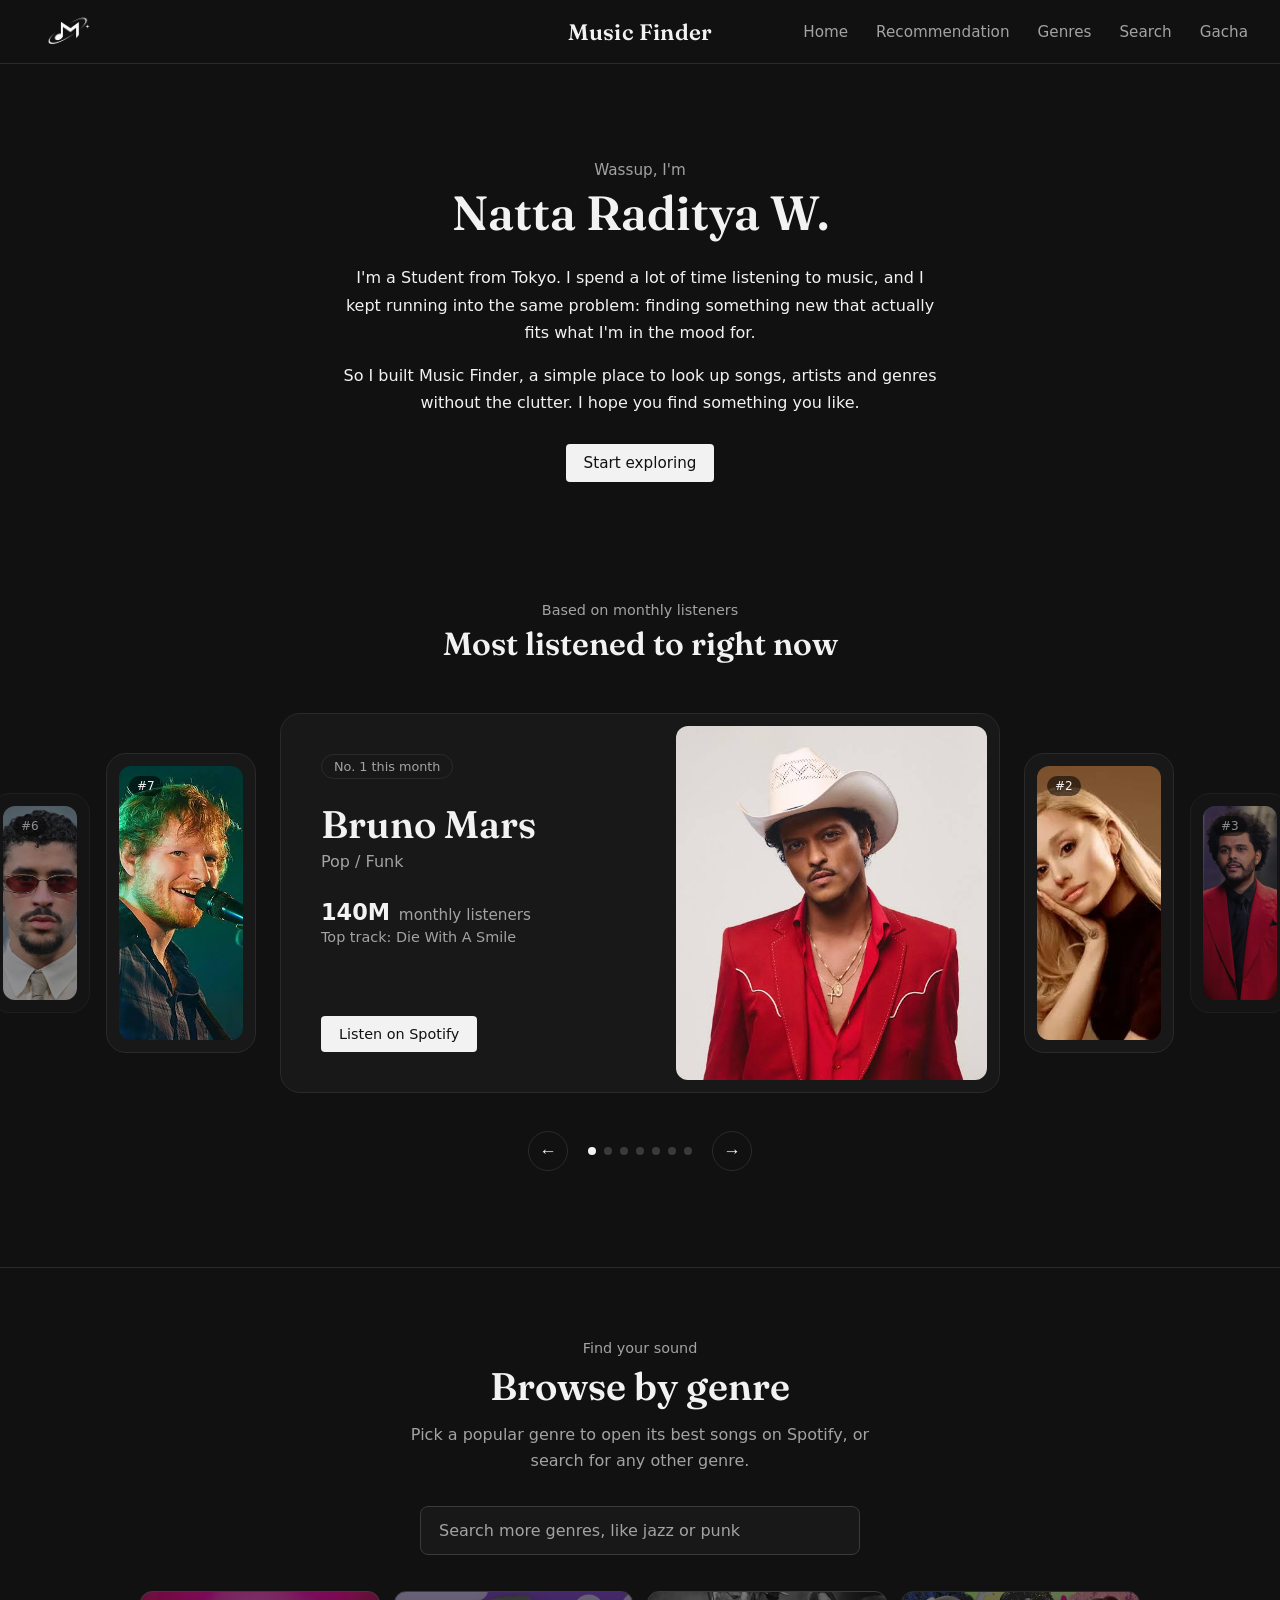
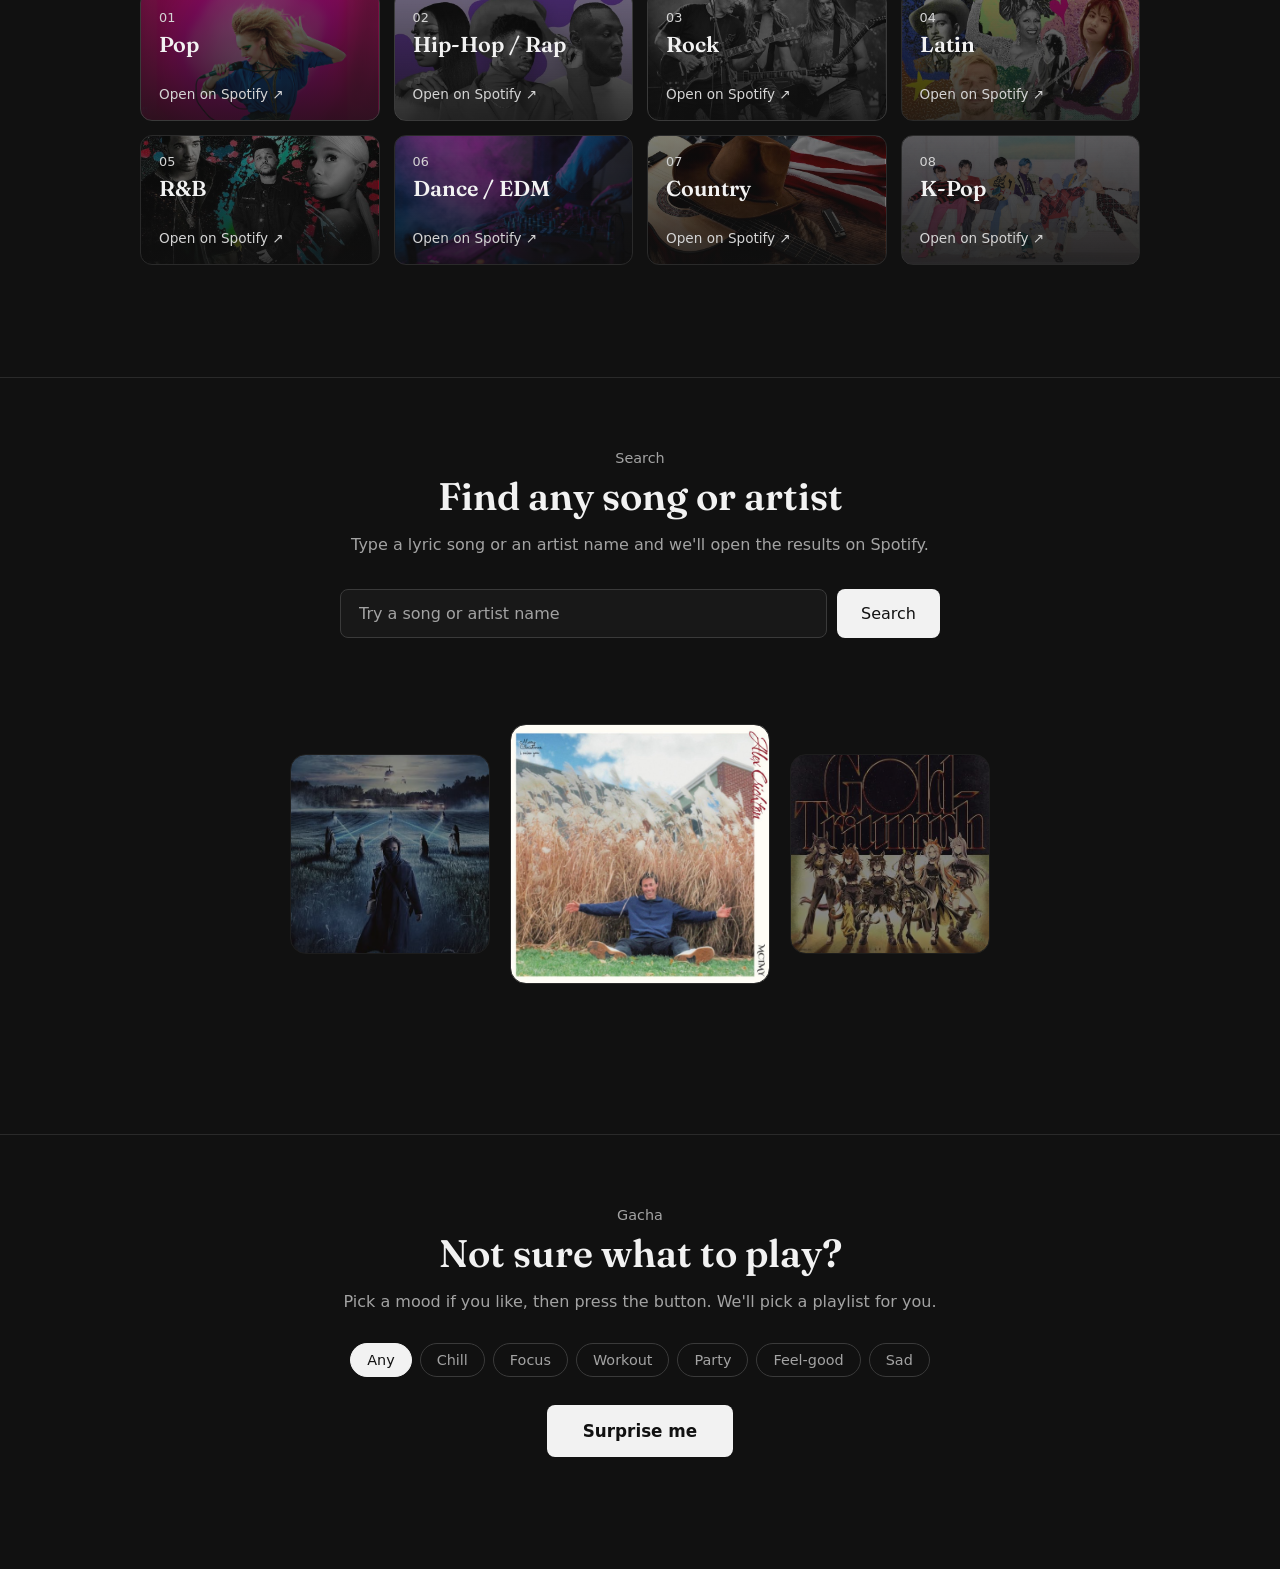
<file: index.html>
<!DOCTYPE html>
<html lang="en">
<head>
  <meta charset="UTF-8">
  <meta name="viewport" content="width=device-width, initial-scale=1.0">
  <title>Music Finder</title>
  <link rel="stylesheet" href="musicfinder.css">
   <link rel="preconnect" href="https://fonts.googleapis.com">
  <link rel="preconnect" href="https://fonts.gstatic.com" crossorigin>
  <link href="https://fonts.googleapis.com/css2?family=Fraunces:opsz,wght@9..144,500;9..144,600&display=swap" rel="stylesheet">
  <link rel="icon" type="image/png" href="LogoRB_black.png">
</head>
<body>

  <header class="site-header">
    <a href="/" class="logo" aria-label="Music Finder home">
      <img src="LogoRB.png" alt="Music Finder logo">
    </a>

    <h1 class="site-title">Music Finder</h1>

    <nav class="site-nav" aria-label="Main">
      <ul>
        <li><a href="#">Home</a></li>
        <li><a href="#stage">Recommendation</a></li>
        <li><a href="#genres">Genres</a></li>
        <li><a href="#search">Search</a></li>
        <li><a href="#surprise">Gacha</a></li>
      </ul>
    </nav>
  </header>

    <main class="intro">
    <div class="intro-inner">
      <p class="intro-label">Wassup, I'm</p>
      <h2 class="intro-name"><!-- Natta Raditya W. -->Natta Raditya W.</h2>
 
      <p>
        I'm a Student from Tokyo. I spend a lot
        of time listening to music, and I kept running into the same problem:
        finding something new that actually fits what I'm in the mood for.
      </p>
      <p>
        So I built Music Finder, a simple place to look up songs, artists and
        genres without the clutter. I hope you find something you like.
      </p>
 
      <a href="#" class="intro-link">Start exploring</a>
    </div>
  </main>

  <section class="hero" aria-labelledby="hero-title">
    <div class="hero-head">
      <p class="hero-label">Based on monthly listeners</p>
      <h2 id="hero-title" class="hero-title">Most listened to right now</h2>
    </div>
 
    <div class="stage" id="stage"></div>
 
    <div class="hero-controls">
      <button class="arrow" id="prev" aria-label="Previous artist">&#8592;</button>
      <div class="dots" id="dots"></div>
      <button class="arrow" id="next" aria-label="Next artist">&#8594;</button>
    </div>
  </section>

   <section class="genres" id="genres" aria-labelledby="genres-title">
    <div class="genres-inner">
      <p class="genres-label">Find your sound</p>
      <h2 id="genres-title" class="genres-title">Browse by genre</h2>
      <p class="genres-help">Pick a popular genre to open its best songs on Spotify, or search for any other genre.</p>
 
      <div class="genre-search-wrap">
        <label for="genre-search" class="sr-only">Search genres</label>
        <input id="genre-search" class="genre-search" type="search" placeholder="Search more genres, like jazz or punk" autocomplete="off">
      </div>
 
      <div class="genre-grid" id="genre-grid"></div>
      <p class="genre-note" id="genre-note" hidden></p>
    </div>
  </section>

   <section class="search" id="search" aria-labelledby="search-title">
    <div class="search-inner">
      <p class="search-label">Search</p>
      <h2 id="search-title" class="search-title">Find any song or artist</h2>
      <p class="search-help">Type a lyric song or an artist name and we'll open the results on Spotify.</p>
 
      <form class="song-form" id="song-form" role="search">
        <label for="song-input" class="sr-only">Song or artist name</label>
        <input id="song-input" class="song-input" type="search" placeholder="Try a song or artist name" autocomplete="off">
        <button type="submit" class="song-btn">Search</button>
      </form>
    </div>

     <div class="pic-stage" id="pic-stage" aria-label="Pictures"></div>

  </section>

  <section class="surprise" id="surprise" aria-labelledby="surprise-title">
  <div class="surprise-inner">
    <p class="surprise-label">Gacha</p>
    <h2 id="surprise-title" class="surprise-title">Not sure what to play?</h2>
    <p class="surprise-help">Pick a mood if you like, then press the button. We'll pick a playlist for you.</p>
 
    <div class="mood-row" id="mood-row" role="group" aria-label="Pick a mood"></div>
 
    <button type="button" class="surprise-btn" id="surprise-btn">Surprise me</button>
 
    <div class="surprise-result" id="surprise-result" aria-live="polite" hidden>
      <p class="result-mood" id="result-mood"></p>
      <h3 class="result-title" id="result-title"></h3>
      <a class="result-link" id="result-link" target="_blank" rel="noopener">Open on Spotify &#8599;</a>
    </div>
 
    <div class="surprise-history" id="surprise-history" hidden>
      <p>Earlier picks</p>
      <ul id="history-list"></ul>
    </div>
  </div>
</section>
 
  <script src="musicfinder.js"></script>
  <script src="musicgenre.js"></script>
  <script src="musicsearcher.js"></script>
  <script src="musicgacha.js"></script>

</body>
</html>
</file>
<file: musicfinder.css>
:root {
  --bg: #111111;
  --text: #f2f2f2;
  --muted: #a3a3a3;
  --border: #2a2a2a;
  --header-height: 64px;
  --font-display: "Fraunces", Georgia, "Times New Roman", serif;
}

html {
  scroll-behavior: smooth;
  scroll-padding-top: var(--header-height);
}

* {
  box-sizing: border-box;
  margin: 0;
  padding: 0;
}

body {
  font-family: system-ui, -apple-system, "Segoe UI", Roboto, sans-serif;
  background: var(--bg);
  color: var(--text);
}

.site-header {
  display: grid;
  grid-template-columns: 1fr auto 1fr;
  align-items: center;
  height: var(--header-height);
  padding: 0 32px;
  border-bottom: 1px solid var(--border);
  background: var(--bg);
  position: sticky;
  top: 0;
  z-index: 100;
}

.logo {
  justify-self: start;
  display: flex;
  align-items: center;
}

.logo img {
  height: 48px;
  width: auto;
  display: block;
}

.site-title {
  font-family: var(--font-display);
  font-size: 1.4rem;
  font-weight: 600;
  letter-spacing: 0.01em;
}

.site-nav {
  justify-self: end;
}

.site-nav ul {
  display: flex;
  gap: 28px;
  list-style: none;
}

.site-nav a {
  color: var(--muted);
  text-decoration: none;
  font-size: 0.95rem;
}

.site-nav a:hover,
.site-nav a:focus-visible {
  color: var(--text);
  text-decoration: underline;
  text-underline-offset: 6px;
}

@media (max-width: 720px) {
  .site-header {
    grid-template-columns: 1fr;
    height: auto;
    padding: 12px 16px;
    gap: 8px;
    justify-items: center;
  }

  .logo,
  .site-nav {
    justify-self: center;
  }

  .site-nav ul {
    gap: 18px;
  }
}

.intro {
  display: flex;
  justify-content: center;
  padding: 96px 32px;
}

.intro-inner {
  max-width: 600px;
  text-align: center;
}

.intro-label {
  color: var(--muted);
  font-size: 0.95rem;
  margin-bottom: 4px;
}

.intro-name {
  font-family: var(--font-display);
  font-size: 3rem;
  font-weight: 600;
  line-height: 1.15;
  margin-bottom: 24px;
}

.intro-inner p {
  line-height: 1.7;
  margin-bottom: 16px;
}

.intro-inner p.intro-label {
  line-height: 1.4;
  margin-bottom: 4px;
}

.intro-link {
  display: inline-block;
  margin-top: 12px;
  padding: 10px 18px;
  color: var(--bg);
  background: var(--text);
  text-decoration: none;
  font-size: 0.95rem;
  border-radius: 4px;
}

.intro-link:hover,
.intro-link:focus-visible {
  background: #d4d4d4;
}

@media (max-width: 720px) {
  .intro {
    padding: 56px 20px;
  }

  .intro-name {
    font-size: 2rem;
  }
}

/* Hero slider */
.hero {
  padding: 24px 0 96px;
  overflow: hidden;
}

.hero-head {
  text-align: center;
  margin-bottom: 40px;
  padding: 0 20px;
}

.hero-label {
  color: var(--muted);
  font-size: 0.9rem;
  margin-bottom: 6px;
}

.hero-title {
  font-family: var(--font-display);
  font-size: 2rem;
  font-weight: 600;
}

.stage {
  position: relative;
  height: 400px;
  max-width: 1280px;
  margin: 0 auto;
  touch-action: pan-y;
  user-select: none;
}

.slide {
  position: absolute;
  top: 50%;
  left: 50%;
  width: 100px;
  height: 220px;
  background: #181818;
  border: 1px solid var(--border);
  border-radius: 20px;
  overflow: hidden;
  cursor: pointer;
  opacity: 0;
  pointer-events: none;
  transform: translate(-50%, -50%);
  transition: transform 0.5s ease, width 0.5s ease, height 0.5s ease, opacity 0.4s ease;
}

.slide[data-pos="0"]  { width: 720px; height: 380px; opacity: 1; cursor: default; pointer-events: auto; z-index: 3; }
.slide[data-pos="-1"] { width: 150px; height: 300px; opacity: 1; pointer-events: auto; z-index: 2; transform: translate(calc(-50% - 459px), -50%); }
.slide[data-pos="1"]  { width: 150px; height: 300px; opacity: 1; pointer-events: auto; z-index: 2; transform: translate(calc(-50% + 459px), -50%); }
.slide[data-pos="-2"] { opacity: 0.55; pointer-events: auto; z-index: 1; transform: translate(calc(-50% - 600px), -50%); }
.slide[data-pos="2"]  { opacity: 0.55; pointer-events: auto; z-index: 1; transform: translate(calc(-50% + 600px), -50%); }

.slide:not([data-pos="0"]):hover { border-color: #444; }

/* Text side (only visible on the centre card) */
.slide-info {
  position: absolute;
  top: 0;
  left: 0;
  bottom: 0;
  width: 55%;
  padding: 40px;
  display: flex;
  flex-direction: column;
  align-items: flex-start;
  opacity: 0;
  transition: opacity 0.2s ease;
}

.slide[data-pos="0"] .slide-info {
  opacity: 1;
  transition: opacity 0.4s ease 0.25s;
}

.slide-rank {
  font-size: 0.8rem;
  color: var(--muted);
  border: 1px solid var(--border);
  border-radius: 999px;
  padding: 4px 12px;
  margin-bottom: 24px;
}

.slide-name {
  font-family: var(--font-display);
  font-size: 2.4rem;
  font-weight: 600;
  line-height: 1.1;
  margin-bottom: 6px;
}

.slide-genre {
  color: var(--muted);
  margin-bottom: 28px;
}

.slide-listeners {
  font-size: 0.95rem;
  color: var(--muted);
  margin-bottom: 4px;
}

.slide-listeners strong {
  color: var(--text);
  font-size: 1.4rem;
  font-weight: 600;
  margin-right: 4px;
}

.slide-track {
  font-size: 0.9rem;
  color: var(--muted);
}

.slide-btn {
  margin-top: auto;
  padding: 10px 18px;
  background: var(--text);
  color: var(--bg);
  text-decoration: none;
  font-size: 0.9rem;
  border-radius: 4px;
}

.slide-btn:hover,
.slide-btn:focus-visible {
  background: #d4d4d4;
}

/* Art side (fills the whole card on the small ones) */
.slide-art {
  position: absolute;
  top: 12px;
  bottom: 12px;
  left: 12px;
  right: 12px;
  border-radius: 12px;
  background-color: hsl(var(--h) 18% 18%);
  background-image: linear-gradient(160deg, hsl(var(--h) 22% 26%), hsl(var(--h) 18% 12%));
  background-size: cover;
  background-position: center;
  display: flex;
  align-items: center;
  justify-content: center;
  transition: left 0.5s ease;
}

.slide[data-pos="0"] .slide-art {
  left: 55%;
}

.slide-initials {
  font-family: var(--font-display);
  font-size: 3rem;
  font-weight: 600;
  color: rgba(255, 255, 255, 0.35);
}

.slide[data-pos="0"] .slide-initials {
  font-size: 6rem;
}

.slide-badge {
  position: absolute;
  top: 10px;
  left: 10px;
  font-size: 0.75rem;
  color: var(--text);
  background: rgba(0, 0, 0, 0.55);
  padding: 3px 8px;
  border-radius: 999px;
}

.slide[data-pos="0"] .slide-badge {
  display: none;
}

/* Controls */
.hero-controls {
  display: flex;
  align-items: center;
  justify-content: center;
  gap: 20px;
  margin-top: 28px;
}

.arrow {
  width: 40px;
  height: 40px;
  border-radius: 50%;
  border: 1px solid var(--border);
  background: transparent;
  color: var(--text);
  font-size: 1.1rem;
  cursor: pointer;
}

.arrow:hover,
.arrow:focus-visible {
  border-color: #555;
}

.dots {
  display: flex;
  gap: 8px;
}

.dot {
  width: 8px;
  height: 8px;
  padding: 0;
  border: 0;
  border-radius: 50%;
  background: #3a3a3a;
  cursor: pointer;
}

.dot.active {
  background: var(--text);
}

@media (max-width: 1100px) {
  .slide[data-pos="-2"],
  .slide[data-pos="2"] { opacity: 0; pointer-events: none; }
}

@media (max-width: 800px) {
  .stage { height: 460px; }

  .slide[data-pos="0"] { width: min(86vw, 420px); height: 440px; }

  .slide[data-pos="-1"],
  .slide[data-pos="1"] { width: 60px; height: 300px; }
  .slide[data-pos="-1"] { transform: translate(calc(-50% - min(43vw, 210px) - 20px), -50%); }
  .slide[data-pos="1"]  { transform: translate(calc(-50% + min(43vw, 210px) + 20px), -50%); }

  /* centre card stacks: photo on top, text below */
  .slide-info { top: 52%; width: 100%; padding: 20px 24px; }
  .slide[data-pos="0"] .slide-art { left: 12px; bottom: 50%; }
  .slide-name { font-size: 1.8rem; }
  .slide-genre { margin-bottom: 12px; }
  .slide-rank { margin-bottom: 12px; }
  .slide-track { display: none; }
  .slide-initials { font-size: 2rem; }
  .slide[data-pos="0"] .slide-initials { font-size: 4rem; }
}

@media (prefers-reduced-motion: reduce) {
  .slide, .slide-art, .slide-info { transition: none !important; }
}

.sr-only {
  position: absolute;
  width: 1px;
  height: 1px;
  overflow: hidden;
  clip: rect(0 0 0 0);
  white-space: nowrap;
}
 
.genres {
  padding: 72px 32px 112px;
  border-top: 1px solid var(--border);
}
 
.genres-inner {
  max-width: 1000px;
  margin: 0 auto;
  text-align: center;
}
 
.genres-label {
  color: var(--muted);
  font-size: 0.9rem;
  margin-bottom: 6px;
}
 
.genres-title {
  font-family: var(--font-display);
  font-size: 2.4rem;
  font-weight: 600;
  margin-bottom: 12px;
}
 
.genres-help {
  color: var(--muted);
  max-width: 480px;
  margin: 0 auto 32px;
  line-height: 1.6;
}
 
.genre-search-wrap {
  max-width: 440px;
  margin: 0 auto 36px;
}
 
.genre-search {
  width: 100%;
  padding: 14px 18px;
  font: inherit;
  color: var(--text);
  background: #181818;
  border: 1px solid #3a3a3a;
  border-radius: 8px;
}
 
.genre-search::placeholder {
  color: var(--muted);
}
 
.genre-search:focus {
  outline: 2px solid var(--text);
  outline-offset: 2px;
}
 
.genre-grid {
  display: grid;
  grid-template-columns: repeat(4, 1fr);
  gap: 14px;
  text-align: left;
}
 
.genre-card {
  display: flex;
  flex-direction: column;
  min-height: 130px;
  padding: 18px;
  color: var(--text);
  text-decoration: none;
  background: #181818;
  border: 1px solid var(--border);
  border-radius: 12px;
  transition: border-color 0.2s ease, background 0.2s ease;
}
 
.genre-card:hover,
.genre-card:focus-visible {
  background: #202020;
  border-color: #666;
}
 
.genre-rank {
  font-size: 0.8rem;
  color: var(--muted);
}
 
.genre-name {
  font-family: var(--font-display);
  font-size: 1.35rem;
  font-weight: 600;
  margin-top: 6px;
}
 
.genre-go {
  margin-top: auto;
  font-size: 0.85rem;
  color: var(--muted);
}
 
.genre-card:hover .genre-go,
.genre-card:focus-visible .genre-go {
  color: var(--text);
}

.genre-card.has-image {
  background-image: linear-gradient(rgba(17, 17, 17, 0.55), rgba(17, 17, 17, 0.85)), var(--img);
  background-size: cover;
  background-position: center;
}
 
.genre-card.has-image:hover,
.genre-card.has-image:focus-visible {
  background-image: linear-gradient(rgba(17, 17, 17, 0.35), rgba(17, 17, 17, 0.8)), var(--img);
}
 
.genre-card.has-image .genre-rank,
.genre-card.has-image .genre-go {
  color: #d4d4d4;
}

.genre-card:nth-child(-n+3) {
  border-color: #3a3a3a;
}
 
.genre-note {
  color: var(--muted);
  margin-top: 8px;
}
 
.genre-note a {
  color: var(--text);
  text-underline-offset: 4px;
}
 
@media (max-width: 900px) {
  .genre-grid { grid-template-columns: repeat(3, 1fr); }
}
 
@media (max-width: 640px) {
  .genres { padding: 56px 16px 80px; }
  .genres-title { font-size: 2rem; }
  .genre-grid { grid-template-columns: repeat(2, 1fr); gap: 10px; }
  .genre-card { min-height: 110px; padding: 14px; }
}

.search {
  padding: 72px 32px 120px;
  border-top: 1px solid var(--border);
}
 
.search-inner {
  max-width: 600px;
  margin: 0 auto;
  text-align: center;
}
 
.search-label {
  color: var(--muted);
  font-size: 0.9rem;
  margin-bottom: 6px;
}
 
.search-title {
  font-family: var(--font-display);
  font-size: 2.4rem;
  font-weight: 600;
  margin-bottom: 12px;
}
 
.search-help {
  color: var(--muted);
  line-height: 1.6;
  margin-bottom: 32px;
}
 
.song-form {
  display: flex;
  gap: 10px;
}
 
.song-input {
  flex: 1;
  min-width: 0;
  padding: 14px 18px;
  font: inherit;
  color: var(--text);
  background: #181818;
  border: 1px solid #3a3a3a;
  border-radius: 8px;
}
 
.song-input::placeholder {
  color: var(--muted);
}
 
.song-input:focus {
  outline: 2px solid var(--text);
  outline-offset: 2px;
}
 
.song-btn {
  padding: 14px 24px;
  font: inherit;
  color: var(--bg);
  background: var(--text);
  border: 0;
  border-radius: 8px;
  cursor: pointer;
}
 
.song-btn:hover,
.song-btn:focus-visible {
  background: #d4d4d4;
}
 
@media (max-width: 640px) {
  .search { padding: 56px 16px 80px; }
  .search-title { font-size: 2rem; }
  .song-form { flex-direction: column; }
}

.surprise {
  padding: 72px 32px 112px;
  border-top: 1px solid var(--border);
}
 
.surprise-inner {
  max-width: 640px;
  margin: 0 auto;
  text-align: center;
}
 
.surprise-label {
  color: var(--muted);
  font-size: 0.9rem;
  margin-bottom: 6px;
}
 
.surprise-title {
  font-family: var(--font-display);
  font-size: 2.4rem;
  font-weight: 600;
  margin-bottom: 12px;
}
 
.surprise-help {
  color: var(--muted);
  line-height: 1.6;
  margin-bottom: 28px;
}
 
.mood-row {
  display: flex;
  flex-wrap: wrap;
  justify-content: center;
  gap: 8px;
  margin-bottom: 28px;
}
 
.mood-chip {
  padding: 8px 16px;
  font: inherit;
  font-size: 0.9rem;
  color: var(--muted);
  background: transparent;
  border: 1px solid #3a3a3a;
  border-radius: 999px;
  cursor: pointer;
}
 
.mood-chip:hover,
.mood-chip:focus-visible {
  color: var(--text);
  border-color: #666;
}
 
.mood-chip[aria-pressed="true"] {
  color: var(--bg);
  background: var(--text);
  border-color: var(--text);
}
 
.surprise-btn {
  padding: 16px 36px;
  font: inherit;
  font-size: 1.05rem;
  font-weight: 600;
  color: var(--bg);
  background: var(--text);
  border: 0;
  border-radius: 8px;
  cursor: pointer;
}
 
.surprise-btn:hover,
.surprise-btn:focus-visible {
  background: #d4d4d4;
}
 
.surprise-result {
  margin: 36px auto 0;
  padding: 28px 24px;
  background: #181818;
  border: 1px solid #3a3a3a;
  border-radius: 12px;
}
 
.surprise-result[hidden],
.surprise-history[hidden] {
  display: none;
}
 
.result-mood {
  color: var(--muted);
  font-size: 0.85rem;
  margin-bottom: 6px;
}
 
.result-title {
  font-family: var(--font-display);
  font-size: 1.8rem;
  font-weight: 600;
  margin-bottom: 20px;
}
 
.result-link {
  display: inline-block;
  padding: 10px 18px;
  color: var(--text);
  text-decoration: none;
  font-size: 0.95rem;
  border: 1px solid #666;
  border-radius: 4px;
}
 
.result-link:hover,
.result-link:focus-visible {
  background: #202020;
}
 
.surprise-history {
  margin-top: 24px;
  color: var(--muted);
  font-size: 0.9rem;
}
 
.surprise-history ul {
  list-style: none;
  display: flex;
  flex-wrap: wrap;
  justify-content: center;
  gap: 4px 18px;
  margin-top: 8px;
}
 
.surprise-history a {
  color: var(--muted);
  text-underline-offset: 4px;
}
 
.surprise-history a:hover,
.surprise-history a:focus-visible {
  color: var(--text);
}
 
@media (max-width: 640px) {
  .surprise { padding: 56px 16px 80px; }
  .surprise-title { font-size: 2rem; }
}

.pic-stage {
  position: relative;
  height: 320px;
  max-width: 1000px;
  margin: 56px auto 0;
  overflow: hidden;
}
 
.pic-slide {
  position: absolute;
  top: 50%;
  left: 50%;
  width: 260px;
  height: 260px;
  border-radius: 16px;
  border: 1px solid var(--border);
  background-color: hsl(var(--h) 18% 18%);
  background-image: var(--img), linear-gradient(160deg, hsl(var(--h) 22% 26%), hsl(var(--h) 18% 12%));
  background-size: cover;
  background-position: center;
  opacity: 0;
  cursor: pointer;
  transform: translate(-50%, -50%);
  transition: transform 0.6s ease, width 0.6s ease, height 0.6s ease, opacity 0.5s ease;
}
 
.pic-slide[data-pos="0"]  { opacity: 1; z-index: 2; cursor: default; }
.pic-slide[data-pos="-1"] { opacity: 0.5; z-index: 1; width: 200px; height: 200px; transform: translate(calc(-50% - 250px), -50%); }
.pic-slide[data-pos="1"]  { opacity: 0.5; z-index: 1; width: 200px; height: 200px; transform: translate(calc(-50% + 250px), -50%); }
 
@media (max-width: 640px) {
  .pic-stage { height: 220px; margin-top: 40px; }
  .pic-slide[data-pos="0"] { width: 78vw; height: 200px; }
  .pic-slide[data-pos="-1"] { width: 60px; height: 160px; transform: translate(calc(-50% - 44vw), -50%); }
  .pic-slide[data-pos="1"]  { width: 60px; height: 160px; transform: translate(calc(-50% + 44vw), -50%); }
}
 
@media (prefers-reduced-motion: reduce) {
  .pic-slide { transition: none !important; }
}
 
@media (max-width: 640px) {
  .search { padding: 56px 16px 80px; }
  .search-title { font-size: 2rem; }
  .song-form { flex-direction: column; }
}
</file>
